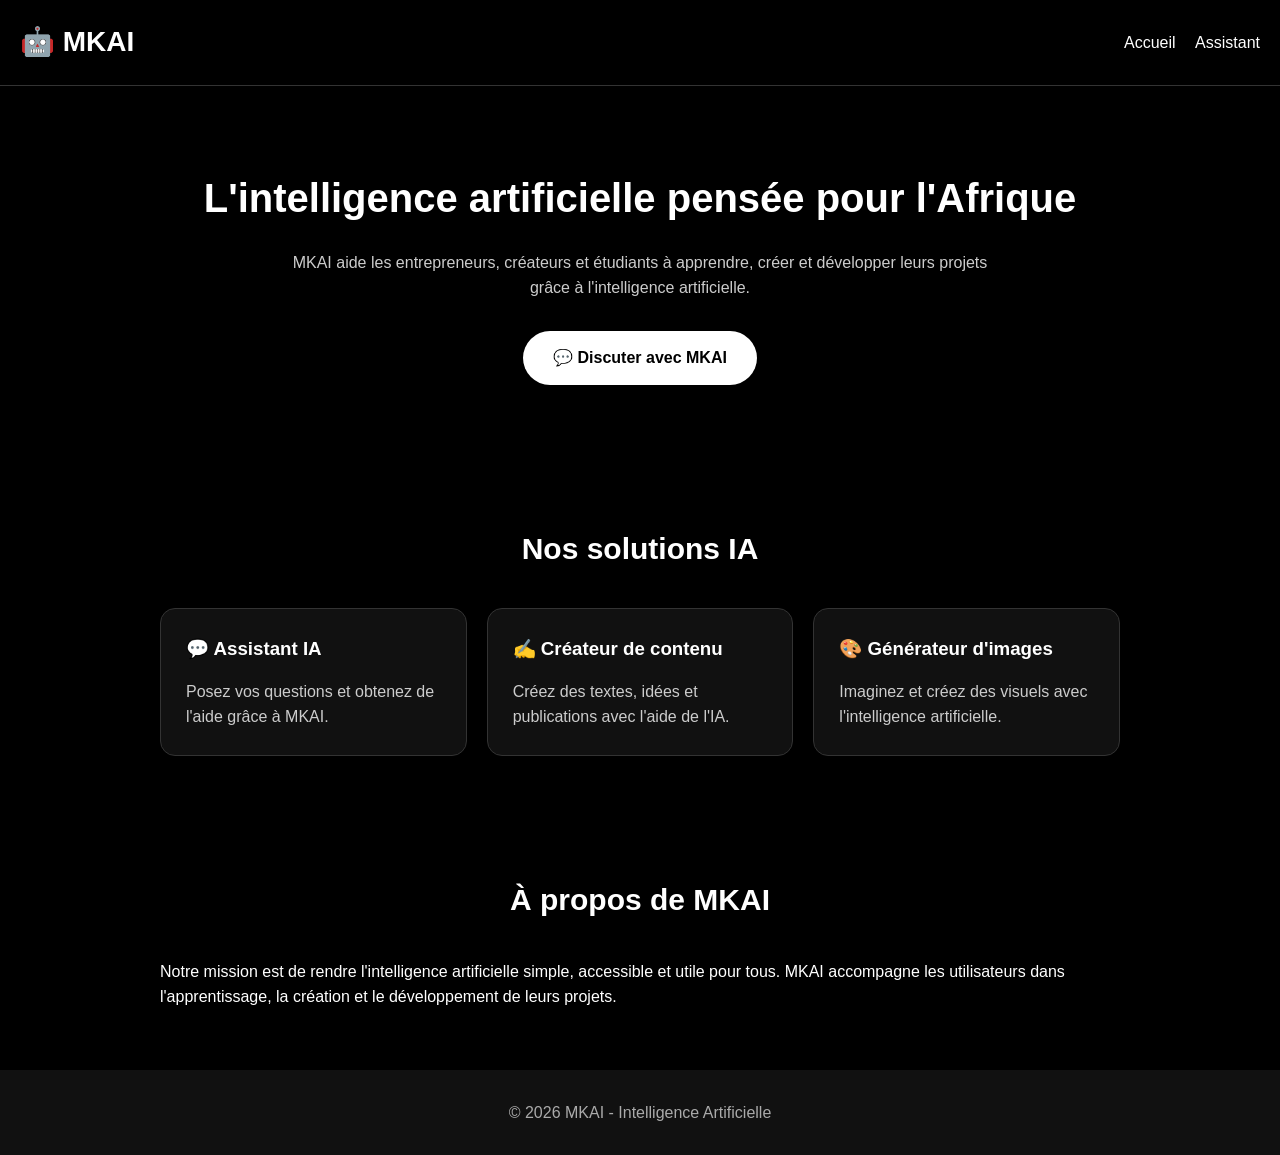
<file: index.html>
<!DOCTYPE html>
<html lang="fr">

<head>

<meta charset="UTF-8">

<meta name="viewport" content="width=device-width, initial-scale=1.0">

<title>MKAI - Intelligence Artificielle</title>

<link rel="stylesheet" href="style.css">

</head>


<body>


<header>

<div class="logo">
🤖 MKAI
</div>


<nav>

<a href="index.html">Accueil</a>

<a href="assistant.html">Assistant</a>

</nav>


</header><main>


<section class="hero">


<h1>
L'intelligence artificielle pensée pour l'Afrique
</h1>


<p>
MKAI aide les entrepreneurs, créateurs et étudiants à apprendre,
créer et développer leurs projets grâce à l'intelligence artificielle.
</p>


<a class="btn" href="assistant.html">
💬 Discuter avec MKAI
</a>


</section>



<section>


<h2>
Nos solutions IA
</h2>


<div class="cards">


<div class="card">

<h3>
💬 Assistant IA
</h3>

<p>
Posez vos questions et obtenez de l'aide grâce à MKAI.
</p>

</div>



<div class="card">

<h3>
✍️ Créateur de contenu
</h3>

<p>
Créez des textes, idées et publications avec l'aide de l'IA.
</p>

</div>



<div class="card">

<h3>
🎨 Générateur d'images
</h3>

<p>
Imaginez et créez des visuels avec l'intelligence artificielle.
</p>

</div>


</div>


  </section><section>

<h2>
À propos de MKAI
</h2>

<p>
Notre mission est de rendre l'intelligence artificielle simple,
accessible et utile pour tous.

MKAI accompagne les utilisateurs dans l'apprentissage,
la création et le développement de leurs projets.
</p>

</section>


</main>


<footer>

<p>
© 2026 MKAI - Intelligence Artificielle
</p>

</footer>


<script src="script.js"></script>


</body>

</html>
</file>
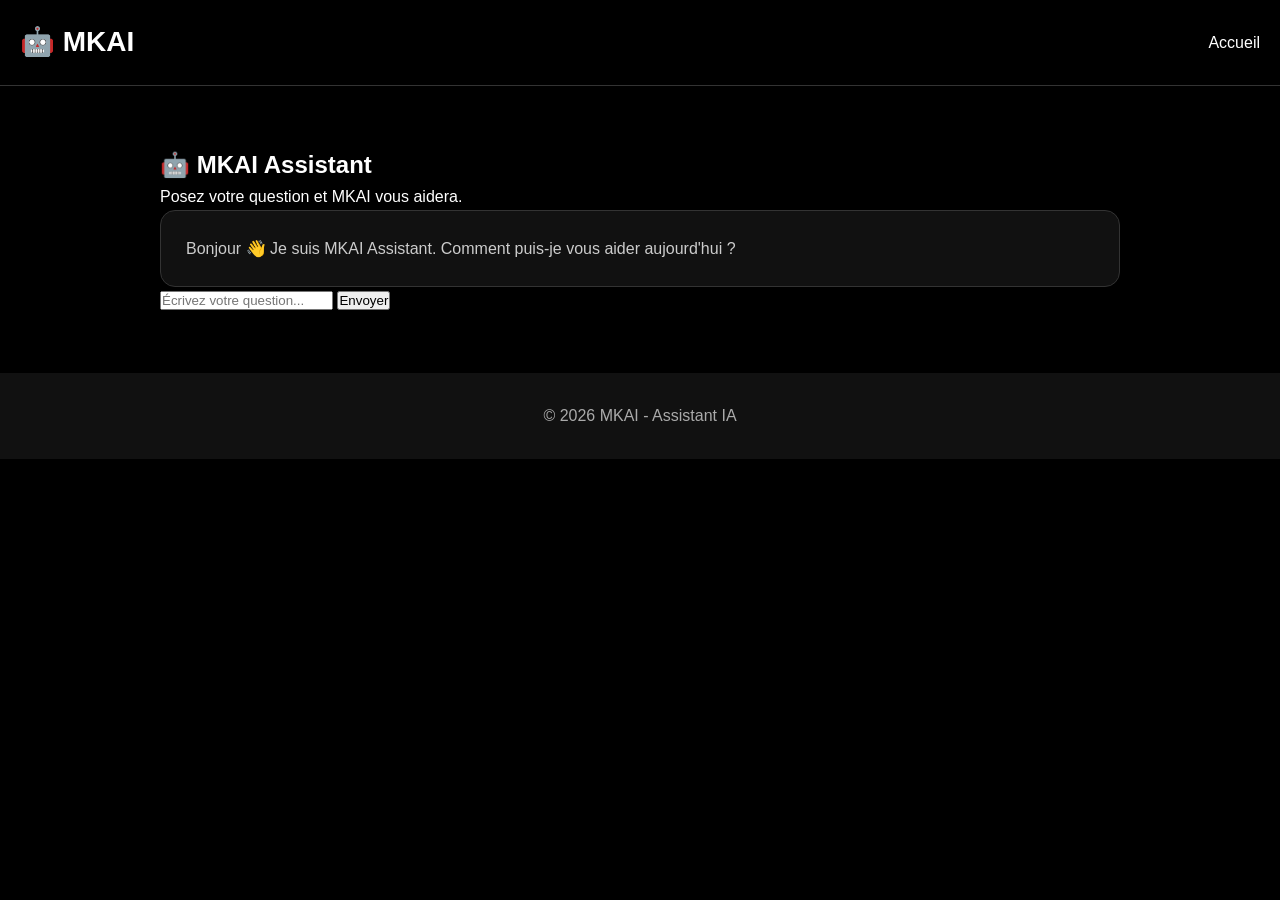
<file: assistant.html>
<!DOCTYPE html>
<html lang="fr">

<head>

<meta charset="UTF-8">

<meta name="viewport" content="width=device-width, initial-scale=1.0">

<title>MKAI Assistant</title>

<link rel="stylesheet" href="style.css">

</head>


<body>


<header>

<div class="logo">
🤖 MKAI
</div>


<nav>

<a href="index.html">
Accueil
</a>

</nav>


</header><main>


<section class="chat-section">


<h1>
🤖 MKAI Assistant
</h1>


<p>
Posez votre question et MKAI vous aidera.
</p>



<div class="chat-box" id="chat">


<div class="card">

<p>
Bonjour 👋 Je suis MKAI Assistant.
Comment puis-je vous aider aujourd'hui ?
</p>

</div>


</div>



<div class="input-zone">


<input 
type="text" 
id="message" 
placeholder="Écrivez votre question..."
>


<button onclick="sendMessage()">
Envoyer
</button>


</div>



</section>


</main><footer>

<p>
© 2026 MKAI - Assistant IA
</p>

</footer>


<script src="script.js"></script>


</body>

</html>
</file>
<file: style.css>
/* MKAI Design v1 */

*{
    margin:0;
    padding:0;
    box-sizing:border-box;
    font-family:Arial, sans-serif;
}

body{
    background:#000;
    color:#fff;
    line-height:1.6;
}


header{
    display:flex;
    justify-content:space-between;
    align-items:center;
    padding:20px;
    background:#000;
    border-bottom:1px solid #333;
}


.logo{
    font-size:28px;
    font-weight:bold;
}


nav a{
    color:white;
    text-decoration:none;
    margin-left:15px;
}


.hero{
    text-align:center;
    padding:80px 20px;
}


.hero h1{
    font-size:40px;
    margin-bottom:20px;
}


.hero p{
    color:#ccc;
    max-width:700px;
    margin:auto;
}.btn{

    display:inline-block;
    margin-top:30px;
    padding:14px 30px;
    background:white;
    color:black;
    text-decoration:none;
    border-radius:30px;
    font-weight:bold;

}


section{

    padding:60px 20px;
    max-width:1000px;
    margin:auto;

}


section h2{

    text-align:center;
    font-size:30px;
    margin-bottom:35px;

}


.cards{

    display:grid;
    grid-template-columns:repeat(auto-fit,minmax(250px,1fr));
    gap:20px;

}


.card{

    background:#111;
    border:1px solid #333;
    padding:25px;
    border-radius:15px;

}


.card h3{

    margin-bottom:15px;

}


.card p{

    color:#ccc;

}


footer{

    text-align:center;
    padding:30px;
    background:#111;
    color:#aaa;

}
</file>
